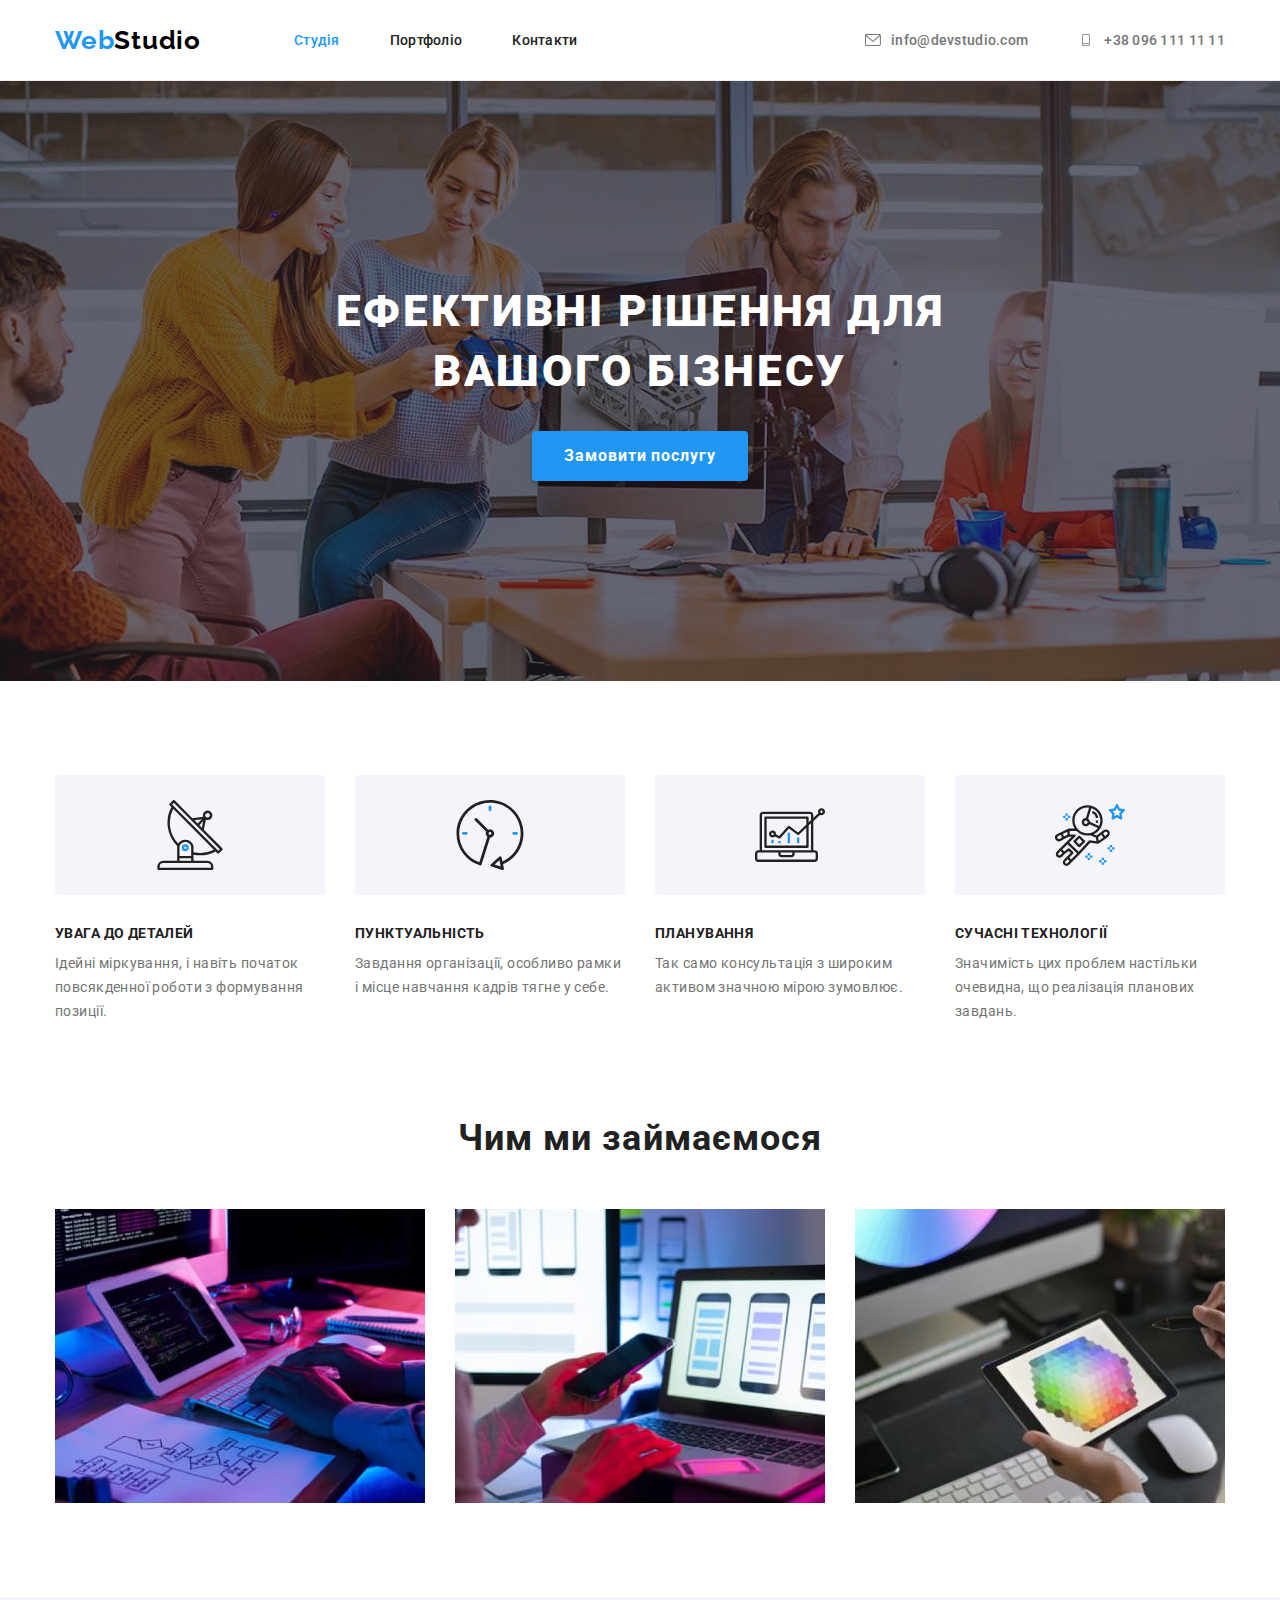
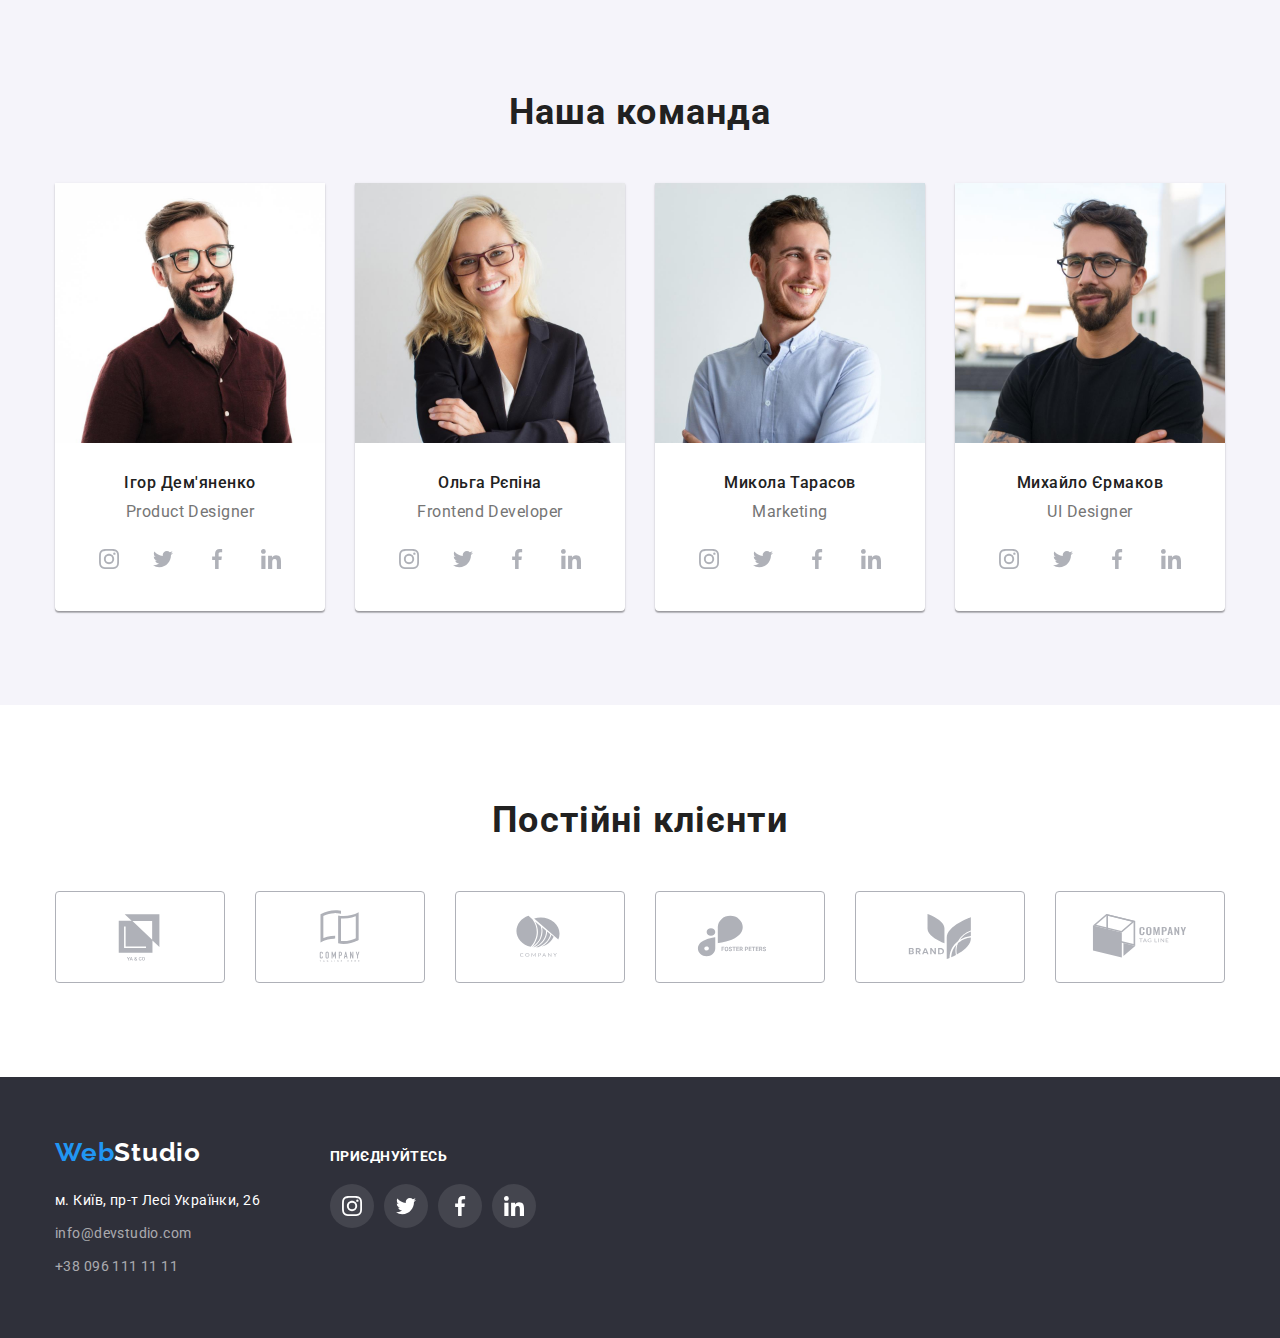
<file: index.html>
<!DOCTYPE html>
<html lang="uk">
  <head>
    <meta charset="UTF-8" />
    <meta http-equiv="X-UA-Compatible" content="IE=edge" />
    <meta name="viewport" content="width=device-width, initial-scale=1.0" />
    <title>WebStudio</title>
    <!-- Fonts -->
    <link rel="preconnect" href="https://fonts.googleapis.com" />
    <link rel="preconnect" href="https://fonts.gstatic.com" crossorigin />
    <link
      href="https://fonts.googleapis.com/css2?family=Raleway:wght@700&family=Roboto:wght@400;500;700;900&display=swap"
      rel="stylesheet"
    />

    <!-- Modern normalized -->

    <link rel="stylesheet" href="./css/modern-normalized.css" />

    <!-- Custom styles -->
    <link rel="stylesheet" href="./css/styles.css" />
  </head>

  <body class="page">
    <header class="header">
      <div class="container header-container">
        <a class="logo" href="./index.html" lang="en"><span class="accent">Web</span>Studio</a>
        <nav class="nav">
          <ul class="list header-nav-list">
            <li class="list-item">
              <a class="header-nav-link link active" href="./index.html">Студія</a>
            </li>
            <li>
              <a class="header-nav-link link" href="./portfolio.html">Портфоліо</a>
            </li>
            <li>
              <a class="header-nav-link link" href="">Контакти</a>
            </li>
          </ul>
        </nav>

        <div class="header-contacts">
          <ul class="header-list-contacts list">
            <li class="list-item">
              <a class="header-nav-link link" href="mailto:info@devstudio.com" lang="en"
                ><svg class="icon-nav" width="16" height="12">
                  <use href="./images/icons.svg#envelope"></use>
                </svg>
                info@devstudio.com</a
              >
            </li>
            <li class="list-item">
              <a class="header-nav-link link" href="tel:+380961111111"
                ><svg class="icon-nav" width="16" height="12">
                  <use href="./images/icons.svg#smartphone"></use>
                </svg>
                +38 096 111 11 11</a
              >
            </li>
          </ul>
        </div>
      </div>
    </header>

    <maine>
      <!-- Шапка-->
      <section class="section-tittle">
        <div class="container hero-container">
          <h1 class="maine-tittle">Ефективні рішення для вашого бізнесу</h1>
          <button class="maine-btn" type="button">Замовити послугу</button>
        </div>
      </section>

      <!-- Особливості -->
      <section class="section-peculiarity section">
        <div class="container peculiarity-container">
          <h2 hidden>Опис особливостей</h2>
          <ul class="list-peculiarity list">
            <li>
              <div class="group-peculiarity">
                <svg class="peculiarity-icon" width="70" height="70">
                  <use href="./images/icons.svg#antenna"></use>
                </svg>
              </div>
              <h3 class="subtitle-peculiarity">УВАГА ДО ДЕТАЛЕЙ</h3>
              <p class="desc-peculiarity"
                >Ідейні міркування, і навіть початок повсякденної роботи з формування позиції.</p
              >
            </li>
            <li>
              <div class="group-peculiarity">
                <svg class="peculiarity-icon" width="70" height="70">
                  <use href="./images/icons.svg#clock"></use>
                </svg>
              </div>
              <h3 class="subtitle-peculiarity">ПУНКТУАЛЬНІСТЬ</h3>
              <p class="desc-peculiarity"
                >Завдання організації, особливо рамки і місце навчання кадрів тягне у себе.</p
              >
            </li>
            <li>
              <div class="group-peculiarity">
                <svg class="peculiarity-icon" width="70" height="70">
                  <use href="./images/icons.svg#diagram"></use>
                </svg>
              </div>
              <h3 class="subtitle-peculiarity">ПЛАНУВАННЯ</h3>
              <p class="desc-peculiarity"
                >Так само консультація з широким активом значною мірою зумовлює.</p
              >
            </li>
            <li>
              <div class="group-peculiarity">
                <svg class="peculiarity-icon" width="70" height="70">
                  <use href="./images/icons.svg#astronaut"></use>
                </svg>
              </div>
              <h3 class="subtitle-peculiarity">СУЧАСНІ ТЕХНОЛОГІЇ</h3>
              <p class="desc-peculiarity"
                >Значимість цих проблем настільки очевидна, що реалізація планових завдань.</p
              >
            </li>
          </ul>
        </div>
      </section>

      <!-- Чим ми займаємося -->
      <section class="section-benefits section">
        <div class="container benefits-container">
          <h2 class="title-benefits">Чим ми займаємося</h2>
          <div class="benefits-group">
            <ul class="list-benefits list">
              <li class="item-benefits">
                <img
                  class="img-benefits img"
                  src="./images/web-studio/box-1.jpeg"
                  alt="фото роботи над версткою сайту"
                  width="370"
                  height="294"
                />
              </li>
              <li class="item-benefits">
                <img
                  class="img-benefits img"
                  src="./images/web-studio/box-2.jpeg"
                  alt="фото адаптації сторінки на мобільни пристрої"
                  width="370"
                  height="294"
                />
              </li>
              <li class="item-benefits">
                <img
                  class="img-benefits img"
                  src="./images/web-studio/box-3.jpeg"
                  alt="фото оптимізації кольорів"
                  width="370"
                  height="294"
                />
              </li>
            </ul>
          </div>
        </div>
      </section>

      <!-- Наша команда -->
      <section class="section-team section">
        <div class="container team-container">
          <h2 class="title-team">Наша команда</h2>

          <ul class="list-team list">
            <li class="item-team">
              <img
                class="img-team img"
                src="./images/teams/img-1.jpeg"
                alt="фото менеджера команди"
                width="270"
                height="260"
              />
              <div class="team-wrap">
                <h3 class="subtitle-team">Ігор Дем'яненко</h3>
                <p class="desc-team" lang="en">Product Designer</p>
                <ul class="socials list">
                  <li class="socials-item">
                    <a
                      class="socials-link link"
                      href=""
                      target="blank"
                      rel="noopener noreferrer"
                      aria-label="instagram"
                    >
                      <svg class="social-icon" height="20" width="20">
                        <use href="./images/icons.svg#instagram"></use>
                      </svg>
                    </a>
                  </li>
                  <li class="socials-item">
                    <a
                      class="socials-link link"
                      href=""
                      target="blank"
                      rel="noopener noreferrer"
                      aria-label="twitter"
                    >
                      <svg class="social-icon" height="20" width="20">
                        <use href="./images/icons.svg#twitter"></use>
                      </svg>
                    </a>
                  </li>
                  <li class="socials-item">
                    <a
                      class="socials-link link"
                      href=""
                      target="blank"
                      rel="noopener noreferrer"
                      aria-label="linkedin"
                    >
                      <svg class="social-icon" height="20" width="20">
                        <use href="./images/icons.svg#facebook"></use>
                      </svg>
                    </a>
                  </li>
                  <li class="socials-item">
                    <a
                      class="socials-link link"
                      href=""
                      target="blank"
                      rel="noopener noreferrer"
                      aria-label="facebook"
                    >
                      <svg class="social-icon" height="20" width="20">
                        <use href="./images/icons.svg#linkedin"></use>
                      </svg>
                    </a>
                  </li>
                </ul>
              </div>
            </li>
            <li class="item-team">
              <img
                class="img-team img"
                src="./images/teams/img-2.jpeg"
                alt="фото менеджера команди"
                width="270"
                height="260"
              />
              <div class="team-wrap">
                <h3 class="subtitle-team">Ольга Рєпіна</h3>
                <p class="desc-team" lang="en">Frontend Developer</p>
                <ul class="socials list">
                  <li class="socials-item">
                    <a
                      class="socials-link link"
                      href=""
                      target="blank"
                      rel="noopener noreferrer"
                      aria-label="instagram"
                    >
                      <svg class="social-icon" height="20" width="20">
                        <use href="./images/icons.svg#instagram"></use>
                      </svg>
                    </a>
                  </li>
                  <li class="socials-item">
                    <a
                      class="socials-link link"
                      href=""
                      target="blank"
                      rel="noopener noreferrer"
                      aria-label="twitter"
                    >
                      <svg class="social-icon" height="20" width="20">
                        <use href="./images/icons.svg#twitter"></use>
                      </svg>
                    </a>
                  </li>
                  <li class="socials-item">
                    <a
                      class="socials-link link"
                      href=""
                      target="blank"
                      rel="noopener noreferrer"
                      aria-label="linkedin"
                    >
                      <svg class="social-icon" height="20" width="20">
                        <use href="./images/icons.svg#facebook"></use>
                      </svg>
                    </a>
                  </li>
                  <li class="socials-item">
                    <a
                      class="socials-link link"
                      href=""
                      target="blank"
                      rel="noopener noreferrer"
                      aria-label="facebook"
                    >
                      <svg class="social-icon" height="20" width="20">
                        <use href="./images/icons.svg#linkedin"></use>
                      </svg>
                    </a>
                  </li>
                </ul>
              </div>
            </li>
            <li class="item-team">
              <img
                class="img-team img"
                src="./images/teams/img-3.jpeg"
                alt="фото менеджера команди"
                width="270"
                height="260"
              />
              <div class="team-wrap">
                <h3 class="subtitle-team">Микола Тарасов</h3>
                <p class="desc-team" lang="en">Marketing</p>
                <ul class="socials list">
                  <li class="socials-item">
                    <a
                      class="socials-link link"
                      href=""
                      target="blank"
                      rel="noopener noreferrer"
                      aria-label="instagram"
                    >
                      <svg class="social-icon" height="20" width="20">
                        <use href="./images/icons.svg#instagram"></use>
                      </svg>
                    </a>
                  </li>
                  <li class="socials-item">
                    <a
                      class="socials-link link"
                      href=""
                      target="blank"
                      rel="noopener noreferrer"
                      aria-label="twitter"
                    >
                      <svg class="social-icon" height="20" width="20">
                        <use href="./images/icons.svg#twitter"></use>
                      </svg>
                    </a>
                  </li>
                  <li class="socials-item">
                    <a
                      class="socials-link link"
                      href=""
                      target="blank"
                      rel="noopener noreferrer"
                      aria-label="linkedin"
                    >
                      <svg class="social-icon" height="20" width="20">
                        <use href="./images/icons.svg#facebook"></use>
                      </svg>
                    </a>
                  </li>
                  <li class="socials-item">
                    <a
                      class="socials-link link"
                      href=""
                      target="blank"
                      rel="noopener noreferrer"
                      aria-label="facebook"
                    >
                      <svg class="social-icon" height="20" width="20">
                        <use href="./images/icons.svg#linkedin"></use>
                      </svg>
                    </a>
                  </li>
                </ul>
              </div>
            </li>
            <li class="item-team">
              <img
                class="img-team img"
                src="./images/teams/img-4.jpeg"
                alt="фото менеджера команди"
                width="270"
                height="260"
              />
              <div class="team-wrap">
                <h3 class="subtitle-team">Михайло Єрмаков</h3>
                <p class="desc-team" lang="en">UI Designer</p>
                <ul class="socials list">
                  <li class="socials-item">
                    <a
                      class="socials-link link"
                      href=""
                      target="blank"
                      rel="noopener noreferrer"
                      aria-label="instagram"
                    >
                      <svg class="social-icon" height="20" width="20">
                        <use href="./images/icons.svg#instagram"></use>
                      </svg>
                    </a>
                  </li>
                  <li class="socials-item">
                    <a
                      class="socials-link link"
                      href=""
                      target="blank"
                      rel="noopener noreferrer"
                      aria-label="twitter"
                    >
                      <svg class="social-icon" height="20" width="20">
                        <use href="./images/icons.svg#twitter"></use>
                      </svg>
                    </a>
                  </li>
                  <li class="socials-item">
                    <a
                      class="socials-link link"
                      href=""
                      target="blank"
                      rel="noopener noreferrer"
                      aria-label="linkedin"
                    >
                      <svg class="social-icon" height="20" width="20">
                        <use href="./images/icons.svg#facebook"></use>
                      </svg>
                    </a>
                  </li>
                  <li class="socials-item">
                    <a
                      class="socials-link link"
                      href=""
                      target="blank"
                      rel="noopener noreferrer"
                      aria-label="facebook"
                    >
                      <svg class="social-icon" height="20" width="20">
                        <use href="./images/icons.svg#linkedin"></use>
                      </svg>
                    </a>
                  </li>
                </ul>
              </div>
            </li>
          </ul>
        </div>
      </section>

      <!--Постійні Клієнти-->
      <section class="clients">
        <div class="container">
          <h2 class="section-title">Постійні клієнти</h2>
          <ul class="client-list list">
            <li class="clients-item">
              <a href="#" class="link clients-link">
                <svg class="clients-icon" width="106" height="60">
                  <use href="./images/icons.svg#logo"></use>
                </svg> </a
            ></li>
            <li class="clients-item">
              <a href="#" class="link clients-link">
                <svg class="clients-icon" width="106" height="60">
                  <use href="./images/icons.svg#logo-1"></use>
                </svg>
              </a>
            </li>
            <li class="clients-item">
              <a href="#" class="link clients-link">
                <svg class="clients-icon" width="106" height="60">
                  <use href="./images/icons.svg#logo-2"></use></svg></a
            ></li>
            <li class="clients-item">
              <a href="#" class="link clients-link">
                <svg class="clients-icon" width="106" height="60">
                  <use href="./images/icons.svg#logo-3"></use></svg></a
            ></li>
            <li class="clients-item">
              <a href="#" class="link clients-link">
                <svg class="clients-icon" width="106" height="60">
                  <use href="./images/icons.svg#logo-4"></use></svg></a
            ></li>
            <li class="clients-item">
              <a href="#" class="link clients-link">
                <svg class="clients-icon" width="106" height="60">
                  <use href="./images/icons.svg#logo-5"></use></svg></a
            ></li>
          </ul>
        </div>
      </section>
    </maine>

    <footer class="footer">
      <div class="container footer-container">
        <div class="group-footer">
          <a class="logo-footer" href="./index.html" lang="en">
            <span class="accent">Web</span>Studio</a
          >
          <address class="contacts-adress">
            <ul class="list">
              <li class="list-item-contacts">
                <a
                  class="link address"
                  href="https://goo.gl/maps/JGpB8rqsACKzJYv68"
                  target="_blank"
                  rel="noopener noreferrer"
                  >м. Київ, пр-т Лесі Українки, 26</a
                >
              </li>
              <li class="list-item-contacts">
                <a class="footer-contacts link" href="mailto:info@devstudio.com" lang="en"
                  >info@devstudio.com</a
                >
              </li>
              <li class="list-item-contacts">
                <a class="footer-contacts link" href="tel:+380961111111">+38 096 111 11 11</a>
              </li>
            </ul>
          </address>
        </div>

        <div class="social-links">
          <p class="footer-title">приєднуйтесь</p>
          <ul class="footer-socials list">
            <li class="item"
              ><a
                class="link footer-socials-link"
                href="#"
                target="_blank"
                rel="noreferrer noopener"
                ><svg class="footer-socials-icon" width="20" height="20">
                  <use href="./images/icons.svg#instagram"></use></svg></a
            ></li>
            <li class="item"
              ><a
                class="link footer-socials-link"
                href="#"
                target="_blank"
                rel="noreferrer noopener"
                ><svg class="footer-socials-icon" width="20" height="20">
                  <use href="./images/icons.svg#twitter"></use></svg></a
            ></li>
            <li class="item"
              ><a
                class="link footer-socials-link"
                href="#"
                target="_blank"
                rel="noreferrer noopener"
                ><svg class="footer-socials-icon" width="20" height="20">
                  <use href="./images/icons.svg#facebook"></use></svg></a
            ></li>
            <li class="item"
              ><a
                class="link footer-socials-link"
                href="#"
                target="_blank"
                rel="noreferrer noopener"
              >
                <svg class="footer-socials-icon" width="20" height="20">
                  <use href="./images/icons.svg#linkedin"></use>
                </svg>
              </a>
            </li>
          </ul>
        </div>
      </div>
    </footer>
  </body>
</html>
</file>
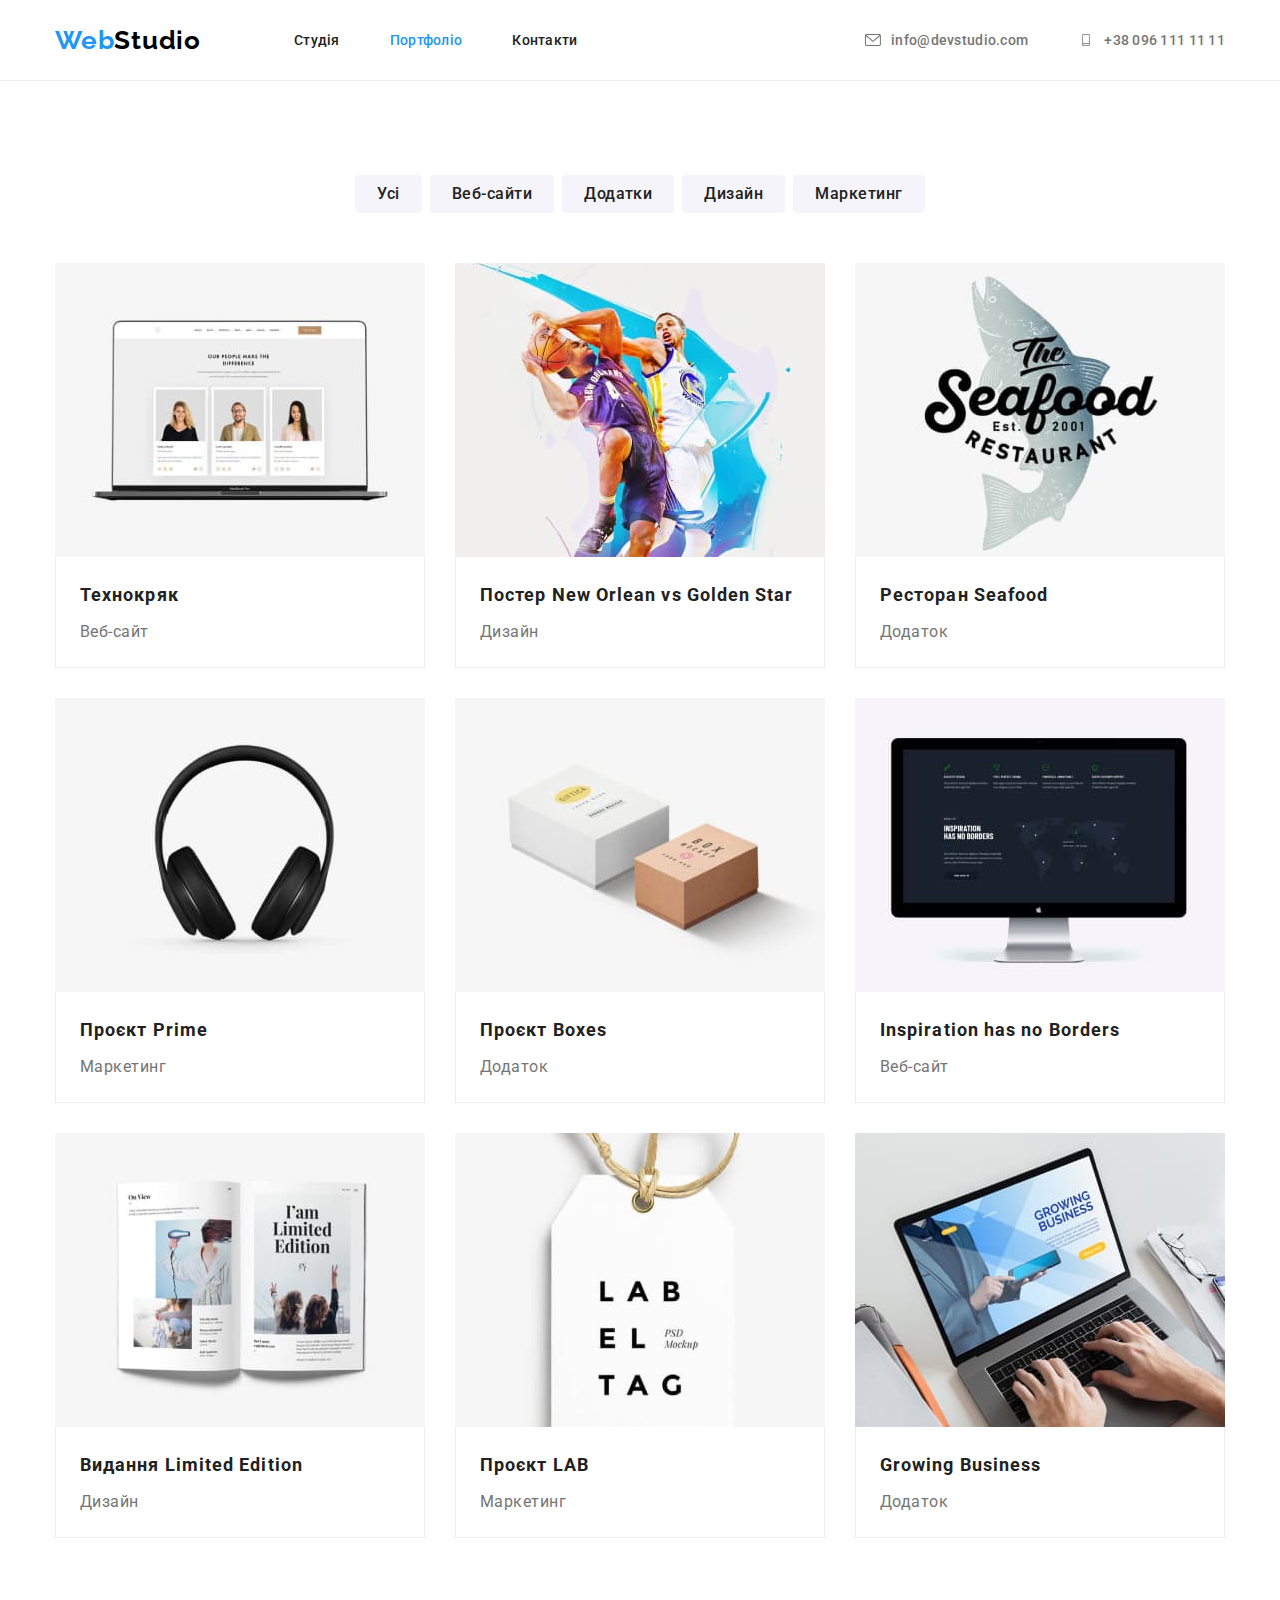
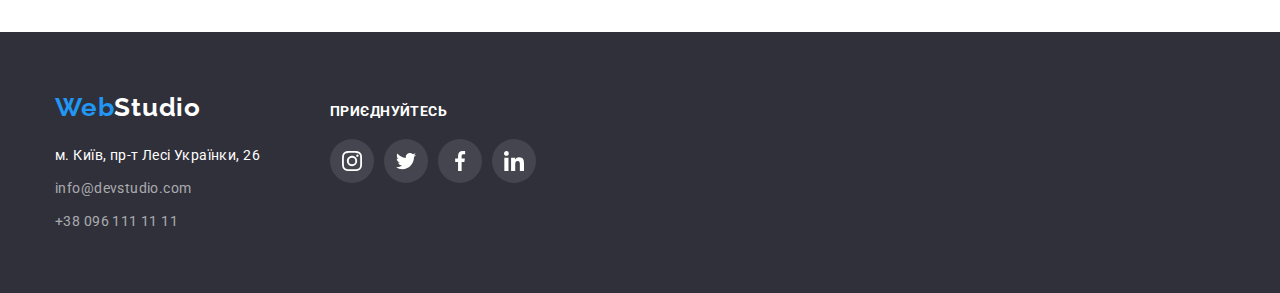
<file: portfolio.html>
<!DOCTYPE html>
<html lang="uk">
  <head>
    <meta charset="UTF-8" />
    <meta http-equiv="X-UA-Compatible" content="IE=edge" />
    <meta name="viewport" content="width=device-width, initial-scale=1.0" />
    <title>WebStudio</title>
    <!-- Fonts -->
    <link rel="preconnect" href="https://fonts.googleapis.com" />
    <link rel="preconnect" href="https://fonts.gstatic.com" crossorigin />
    <link
      href="https://fonts.googleapis.com/css2?family=Raleway:wght@700&family=Roboto:wght@400;500;700;900&display=swap"
      rel="stylesheet"
    />

    <!-- Modern normalized -->

    <link rel="stylesheet" href="./css/modern-normalized.css" />

    <!-- Custom styles -->
    <link rel="stylesheet" href="./css/styles.css" />
  </head>

  <body class="page">
    <header class="header">
      <div class="container header-container">
        <a class="logo" href="./index.html" lang="en"><span class="accent">Web</span>Studio</a>
        <nav class="nav">
          <ul class="list header-nav-list">
            <li class="list-item">
              <a class="header-nav-link link" href="./index.html">Студія</a>
            </li>
            <li>
              <a class="header-nav-link link active" href="./portfolio.html">Портфоліо</a>
            </li>
            <li>
              <a class="header-nav-link link" href="">Контакти</a>
            </li>
          </ul>
        </nav>

        <div class="header-contacts">
          <ul class="header-list-contacts list">
            <li class="list-item">
              <a class="header-nav-link link" href="mailto:info@devstudio.com" lang="en"
                ><svg class="icon-nav" width="16" height="12">
                  <use href="./images/icons.svg#envelope"></use>
                </svg>
                info@devstudio.com</a
              >
            </li>
            <li class="list-item">
              <a class="header-nav-link link" href="tel:+380961111111"
                ><svg class="icon-nav" width="16" height="12">
                  <use href="./images/icons.svg#smartphone"></use>
                </svg>
                +38 096 111 11 11</a
              >
            </li>
          </ul>
        </div>
      </div>
    </header>

    <maine>
      <section class="section-portfolio section">
        <div class="container portfolio">
          <h1 hidden>Портфоліо</h1>

          <div class="btn-portfolio">
            <ul class="list-btn list">
              <li class="btn-list-item">
                <button class="portfolio-btn btn" type="button">Усі</button>
              </li>
              <li class="btn-list-item">
                <button class="portfolio-btn btn" type="button">Веб-сайти</button>
              </li>
              <li class="btn-list-item">
                <button class="portfolio-btn btn" type="button">Додатки</button>
              </li>
              <li class="btn-list-item">
                <button class="portfolio-btn btn" type="button">Дизайн</button>
              </li>
              <li class="btn-list-item">
                <button class="portfolio-btn btn" type="button">Маркетинг</button>
              </li>
            </ul>
          </div>

          <div class="portfolio-cards">
            <ul class="cards-list-portfolio list">
              <li class="cards-item-portfolio">
                <a class="cards-link-portfolio link" href="#">
                  <img
                    class="img-portfolio img"
                    src="./images/portfolio/img-1.jpeg"
                    alt="Картинка вебсайт"
                    width="370"
                    height="294"
                  />
                  <div class="group-bottom-cards"
                    ><h2 class="subtitle-portfolio">Технокряк</h2>
                    <p class="desc-portfolio">Веб-сайт</p>
                  </div>
                </a>
              </li>

              <li class="cards-item-portfolio">
                <a href="#" class="cards-link-portfolio link">
                  <img
                    class="img-portfolio img"
                    src="./images/portfolio/img-2.jpeg"
                    alt="зображення дизайну"
                    width="370"
                    height="294"
                  />
                  <div class="group-bottom-cards">
                    <h2 class="subtitle-portfolio"
                      >Постер <span lang="en">New Orlean vs Golden Star</span></h2
                    >
                    <p class="desc-portfolio">Дизайн</p>
                  </div>
                </a>
              </li>

              <li class="cards-item-portfolio">
                <a href="#" class="cards-link-portfolio link">
                  <img
                    class="img-portfolio img"
                    src="./images/portfolio/img-3.jpeg"
                    alt="логотип ресторану"
                    width="370"
                    height="294"
                  />
                  <div class="group-bottom-cards"
                    ><h2 class="subtitle-portfolio">Ресторан <span lang="en">Seafood</span> </h2>
                    <p class="desc-portfolio">Додаток</p>
                  </div>
                </a>
              </li>

              <li class="cards-item-portfolio">
                <a href="#" class="cards-link-portfolio link">
                  <img
                    class="img-portfolio img"
                    src="./images/portfolio/img-4.jpeg"
                    alt="Навушники"
                    width="370"
                    height="294"
                  />
                  <div class="group-bottom-cards"
                    ><h2 class="subtitle-portfolio">Проєкт <span lang="en">Prime</span> </h2>
                    <p class="desc-portfolio">Маркетинг</p>
                  </div>
                </a>
              </li>

              <li class="cards-item-portfolio">
                <a href="#" class="cards-link-portfolio link">
                  <img
                    class="img-portfolio img"
                    src="./images/portfolio/img-5.jpeg"
                    alt="коробки"
                    width="370"
                    height="294"
                  />
                  <div class="group-bottom-cards"
                    ><h2 class="subtitle-portfolio">Проєкт <span lang="en">Boxes</span> </h2>
                    <p class="desc-portfolio">Додаток</p>
                  </div>
                </a>
              </li>

              <li class="cards-item-portfolio">
                <a href="#" class="cards-link-portfolio link">
                  <img
                    class="img-portfolio img"
                    src="./images/portfolio/img-6.jpeg"
                    alt="монітор"
                    width="370"
                    height="294"
                  />
                  <div class="group-bottom-cards">
                    <h2 class="subtitle-portfolio" lang="en">Inspiration has no Borders</h2>
                    <p class="desc-portfolio">Веб-сайт</p>
                  </div>
                </a>
              </li>

              <li class="cards-item-portfolio">
                <a href="#" class="cards-link-portfolio link">
                  <img
                    class="img-portfolio img"
                    src="./images/portfolio/img-7.jpeg"
                    alt="журнал"
                    width="370"
                    height="294"
                  />
                  <div class="group-bottom-cards">
                    <h2 class="subtitle-portfolio"
                      >Видання <span lang="en">Limited Edition</span>
                    </h2>
                    <p class="desc-portfolio">Дизайн</p>
                  </div>
                </a>
              </li>

              <li class="cards-item-portfolio">
                <a href="#" class="cards-link-portfolio link">
                  <img
                    class="img-portfolio img"
                    src="./images/portfolio/img-8.jpeg"
                    alt="лейба"
                    width="370"
                    height="294"
                  />
                  <div class="group-bottom-cards"
                    ><h2 class="subtitle-portfolio">Проєкт <span lang="en">LAB</span></h2>
                    <p class="desc-portfolio">Маркетинг</p>
                  </div>
                </a>
              </li>

              <li class="cards-item-portfolio">
                <a href="#" class="cards-link-portfolio link">
                  <img
                    class="img-portfolio img"
                    src="./images/portfolio/img-9.jpeg"
                    alt="ноутбук"
                    width="370"
                    height="294"
                  />
                  <div class="group-bottom-cards">
                    <h2 class="subtitle-portfolio" lang="en">Growing Business </h2>
                    <p class="desc-portfolio">Додаток</p>
                  </div>
                </a>
              </li>
            </ul>
          </div>
        </div>
      </section>
    </maine>
    <footer class="footer">
      <div class="container footer-container">
        <div class="group-footer">
          <a class="logo-footer" href="./index.html" lang="en">
            <span class="accent">Web</span>Studio</a
          >
          <address class="contacts-adress">
            <ul class="list">
              <li class="list-item-contacts">
                <a
                  class="link address"
                  href="https://goo.gl/maps/JGpB8rqsACKzJYv68"
                  target="_blank"
                  rel="noopener noreferrer"
                  >м. Київ, пр-т Лесі Українки, 26</a
                >
              </li>
              <li class="list-item-contacts">
                <a class="footer-contacts link" href="mailto:info@devstudio.com" lang="en"
                  >info@devstudio.com</a
                >
              </li>
              <li class="list-item-contacts">
                <a class="footer-contacts link" href="tel:+380961111111">+38 096 111 11 11</a>
              </li>
            </ul>
          </address>
        </div>

        <div class="social-links">
          <p class="footer-title">приєднуйтесь</p>
          <ul class="footer-socials list">
            <li class="item"
              ><a
                class="link footer-socials-link"
                href="#"
                target="_blank"
                rel="noreferrer noopener"
                ><svg class="footer-socials-icon" width="20" height="20">
                  <use href="./images/icons.svg#instagram"></use></svg></a
            ></li>
            <li class="item"
              ><a
                class="link footer-socials-link"
                href="#"
                target="_blank"
                rel="noreferrer noopener"
                ><svg class="footer-socials-icon" width="20" height="20">
                  <use href="./images/icons.svg#twitter"></use></svg></a
            ></li>
            <li class="item"
              ><a
                class="link footer-socials-link"
                href="#"
                target="_blank"
                rel="noreferrer noopener"
                ><svg class="footer-socials-icon" width="20" height="20">
                  <use href="./images/icons.svg#facebook"></use></svg></a
            ></li>
            <li class="item"
              ><a
                class="link footer-socials-link"
                href="#"
                target="_blank"
                rel="noreferrer noopener"
              >
                <svg class="footer-socials-icon" width="20" height="20">
                  <use href="./images/icons.svg#linkedin"></use>
                </svg>
              </a>
            </li>
          </ul>
        </div>
      </div>
    </footer>
  </body>
</html>
</file>
<file: css/styles.css>
:root {
  /* Fonts */
  --maine-font: 'Roboto', sans-serif;
  --secondary-font: 'Raleway', sans-serif;
  /* Text colors */
  --maine-txt-cl: #212121;
  --gray-txt-cl: #757575;
  --light-txt-cl: #ffffff;
  --accent-txt-cl: #2196f3;
  --gray-txt-cl-60: rgba(255, 255, 255, 0.6);

  /* Background colors */
  --accent-bgd-cl: #2196f3;
  --black-bgd-cl: #2f303a;
  --gray-bgd-cl: #f5f4fa;
  --gray-bgd-btn-cl: #f5f4fa;
  --gray-bgd-icon-cl: #afb1b8;
  --gray-bgd-icon-footer-cl: linear-gradient(0deg, rgba(0, 0, 0, 0.2), rgba(0, 0, 0, 0.2)),
    rgba(255, 255, 255, 0.1);

  /* Others */

  --grey-border-cl: #ececec;
  --light-border-cl: #eeeeee;
}

/* Reset */
h1,
h2,
h3,
h4,
h5,
h6,
p {
  margin: 0;
}

.list {
  list-style: none;
  padding-left: 0;
  margin: 0;
}

.link {
  text-decoration: none;
  color: currentColor;
}

/* Base styles */

.page {
  font-family: var(--maine-font);
  color: var(--maine-txt-cl);
}

.container {
  width: 1200px;
  padding-left: 15px;
  padding-right: 15px;
  margin-left: auto;
  margin-right: auto;

  /* outline: 2px solid red;
  outline-offset: -2px; */
}

.section {
  padding-top: 94px;
  padding-bottom: 94px;
}

.img {
  display: block;
  max-width: 100%;
  height: auto;
}

/* Header */

.header {
  background-color: #ffffff;

  border-bottom: 1px solid var(--grey-border-cl);
}

.header-container {
  display: flex;
  align-items: center;
}

.logo {
  font-weight: 700;
  font-size: 26px;
  line-height: calc(31 / 26);
  letter-spacing: 0.03em;
  font-family: var(--secondary-font);
  margin-right: 93px;

  color: #000000;
  text-decoration: none;
}

.accent {
  color: var(--accent-txt-cl);
}

.header-nav-link {
  display: flex;
  align-items: center;
  font-weight: 500;
  font-size: 14px;
  line-height: calc(16 / 14);
  letter-spacing: 0.02em;
  cursor: pointer;
  padding-bottom: 32px;
  padding-top: 32px;
}

.active {
  color: var(--accent-txt-cl);
}

.header-nav-link:hover,
.header-nav-link:focus {
  color: var(--accent-txt-cl);
}

.header-list-contacts {
  color: var(--gray-txt-cl);
}

.header-nav-list {
  display: flex;
  align-items: center;
  gap: 50px;
}

.header-contacts {
  display: flex;
  align-items: center;
  margin-left: auto;
}

.header-list-contacts {
  display: flex;
  align-items: center;
  gap: 50px;
}

.icon-nav {
  margin-right: 10px;
  fill: var(--gray-txt-cl);
}

.header-nav-link:hover .icon-nav,
.header-nav-link:focus .icon-nav {
  fill: var(--accent-bgd-cl);
}

/* Шапка */
.section-tittle {
  max-width: 1600px;
  margin-left: auto;
  margin-right: auto;
  background-image: url(../images/hero/overlay.png), url(../images/hero/hero-img.jpeg);
  background-position: center;
  background-repeat: no-repeat;
  background-size: cover;

  background-color: var(--black-bgd-cl);
  padding: 200px 0 200px;
}

.hero-container {
  align-items: center;
}

.maine-tittle {
  font-weight: 900;
  font-size: 44px;
  line-height: calc(60 / 44);
  text-align: center;
  letter-spacing: 0.06em;
  text-transform: uppercase;
  color: var(--light-txt-cl);
  width: 696px;

  margin-left: auto;
  margin-right: auto;
  margin-bottom: 30px;
}

.maine-btn {
  margin-left: auto;
  margin-right: auto;
  display: block;
  padding: 10px 32px;

  background-color: var(--accent-bgd-cl);
  color: var(--light-txt-cl);
  font-weight: 700;
  font-size: 16px;
  line-height: calc(30 / 16);
  letter-spacing: 0.06em;
  box-shadow: 0px 4px 4px rgba(0, 0, 0, 0.15);
  border-radius: 4px;
  border: none;
  font-family: inherit;
}
.maine-btn:hover,
.maine-btn:focus {
  cursor: pointer;
}

/* Особливості */

.peculiarity-container {
  display: flex;
  align-items: center;
}

.list-peculiarity {
  display: flex;
  gap: 30px;
}

.group-peculiarity {
  height: 120px;
  width: 270px;
  margin-bottom: 30px;
  background-color: var(--gray-bgd-cl);
  border-radius: 4px;
  display: flex;
  align-items: center;
  justify-content: center;
}

.subtitle-peculiarity {
  margin-bottom: 10px;

  font-size: 14px;
  line-height: calc(16 / 14);
  letter-spacing: 0.03em;
  text-transform: uppercase;
}

.desc-peculiarity {
  font-size: 14px;
  line-height: calc(24 / 14);
  letter-spacing: 0.03em;
  color: var(--gray-txt-cl);
}

/* Чим ми займаємось */

.section-benefits {
  padding-top: 0;
}

.title-benefits {
  font-size: 36px;
  line-height: calc(42 / 36);
  text-align: center;
  letter-spacing: 0.03em;
  margin-bottom: 50px;
}

.list-benefits {
  display: flex;
  gap: 30px;
}

/* Наша команда */

.section-team {
  background-color: var(--gray-bgd-cl);
}

.title-team {
  font-size: 36px;
  line-height: calc(42 / 36);
  text-align: center;
  letter-spacing: 0.03em;
  margin-bottom: 50px;
}

.list-team {
  display: flex;
  gap: 30px;
}

.item-team {
  min-width: 270px;

  background: #ffffff;
  box-shadow: 0px 1px 3px rgba(0, 0, 0, 0.12), 0px 1px 1px rgba(0, 0, 0, 0.14),
    0px 2px 1px rgba(0, 0, 0, 0.2);
  border-radius: 0px 0px 4px 4px;
}

/* .img-team {
  margin-bottom: 30px;
} */

.subtitle-team {
  font-weight: 500;
  font-size: 16px;
  line-height: calc(19 / 16);
  text-align: center;
  letter-spacing: 0.03em;
  margin-bottom: 10px;
}

.desc-team {
  font-size: 16px;
  line-height: calc(19 / 16);
  text-align: center;
  letter-spacing: 0.03em;
  color: var(--gray-txt-cl);
  margin-bottom: 16px;
}

/* socials */

.team-wrap {
  padding-bottom: 30px;
  padding-top: 30px;
}

.socials {
  display: flex;
  gap: 10px;
  justify-content: center;
}

.socials-link {
  display: flex;
  align-items: center;
  justify-content: center;
  width: 44px;
  height: 44px;
  border-radius: 50%;

  background-color: var(--light-txt-cl);
}

.social-icon {
  fill: var(--gray-bgd-icon-cl);
}

.socials-link:hover .social-icon,
.socials-link:focus .social-icon {
  fill: var(--light-txt-cl);
}

.socials-link:hover,
.socials-link:focus {
  background-color: var(--accent-bgd-cl);
}

/* Постійні клієнти */
.section-title {
  font-size: 36px;
  line-height: calc(42 / 36);
  text-align: center;
  letter-spacing: 0.03em;
  margin-bottom: 50px;
}
.clients {
  padding-top: 94px;
  padding-bottom: 94px;
}

.client-list {
  display: flex;
  justify-content: space-between;
  margin-top: 50px;
}

.clients-link {
  display: flex;
  width: 170px;
  height: 92px;
  border: 1px solid var(--gray-bgd-icon-cl);
  border-radius: 4px;
  justify-content: center;
  align-items: center;
}
.clients-icon {
  fill: var(--gray-bgd-icon-cl);
}

.clients-link:hover,
.clients-link:focus {
  border: 1px solid var(--accent-txt-cl);
}

.clients-link:hover .clients-icon,
.clients-link:focus .clients-icon {
  fill: var(--accent-txt-cl);
}

/* Портфоліо */

.list-btn {
  display: flex;
  justify-content: center;
  gap: 8px;
  margin-bottom: 50px;
}
.list-btn .btn {
  font-weight: 500;
  font-size: 16px;
  line-height: calc(26 / 16);
  letter-spacing: 0.03em;
  background-color: var(--gray-bgd-btn-cl);
  color: var(--maine-txt-cl);

  cursor: pointer;
  border: none;
  border-radius: 4px;
  padding: 6px 22px;
}

.list-btn .btn:focus,
.list-btn .btn:hover {
  color: var(--light-txt-cl);
  background-color: var(--accent-bgd-cl);
  box-shadow: 0px 3px 1px rgba(0, 0, 0, 0.1), 0px 1px 2px rgba(0, 0, 0, 0.08),
    0px 2px 2px rgba(0, 0, 0, 0.12);
}

.portfolio-cards {
  display: flex;
}
.cards-list-portfolio {
  display: flex;
  gap: 30px;
  flex-wrap: wrap;
}

.cards-item-portfolio {
  background: #ffffff;
  /* width: 370px; */
}

.cards-link-portfolio {
  display: block;
}

.cards-link-portfolio:hover,
.cards-link-portfolio:focus {
  box-shadow: 0px 1px 1px rgba(0, 0, 0, 0.12), 0px 4px 4px rgba(0, 0, 0, 0.06),
    1px 4px 6px rgba(0, 0, 0, 0.16);
}

.group-bottom-cards {
  padding-left: 24px;
  padding-top: 20px;
  padding-bottom: 20px;
  border: 1px solid var(--light-border-cl);
  border-top: transparent;
}

.subtitle-portfolio {
  font-size: 18px;
  line-height: calc(36 / 18);
  letter-spacing: 0.06em;
  color: var(--maine-txt-cl);

  margin-bottom: 4px;
}

.desc-portfolio {
  font-size: 16px;
  line-height: calc(30 / 16);
  letter-spacing: 0.03em;
  color: var(--gray-txt-cl);
}

/* Footer */

.footer {
  background-color: var(--black-bgd-cl);
  padding-top: 60px;
  padding-bottom: 60px;
}

.footer-container {
  display: flex;
  align-items: baseline;
}

.logo-footer {
  font-weight: 700;
  font-size: 26px;
  line-height: calc(31 / 26);
  letter-spacing: 0.03em;
  font-family: var(--secondary-font);
  color: var(--light-txt-cl);
  text-decoration: none;
  display: block;
  margin-bottom: 20px;
}

.contacts-adress {
  font-style: inherit;
  font-weight: 400;
  font-size: 14px;
  line-height: calc(24 / 14);
  letter-spacing: 0.03em;
}

.contacts-adress .link:hover,
.contacts-adress .link:focus {
  color: var(--accent-txt-cl);
}

.list-item-contacts:not(:last-child) {
  margin-bottom: 9px;
}

.address {
  color: var(--light-txt-cl);
  display: block;
}

.footer-contacts {
  color: var(--gray-txt-cl-60);
}

/* Socials */

.social-links {
  /* margin-top: 72px; */
  margin-left: 70px;
}

.footer-title {
  margin-bottom: 20px;
  font-weight: 700;
  font-size: 14px;
  line-height: calc(16 / 14);
  letter-spacing: 0.03em;
  text-transform: uppercase;
  color: var(--light-txt-cl);
}
.footer-socials {
  display: flex;
  gap: 10px;
}

.footer-socials-link {
  display: flex;
  width: 44px;
  height: 44px;
  align-items: center;
  justify-content: center;
  background-color: rgba(255, 255, 255, 0.1);
  border-radius: 50%;
}

.footer-socials-icon {
  fill: var(--light-txt-cl);
}

.footer-socials-link:hover,
.footer-socials-link:focus {
  background-color: var(--accent-bgd-cl);
}
</file>
<file: css/modern-normalized.css>
/**
 * Minified by jsDelivr using clean-css v4.2.3.
 * Original file: /npm/modern-normalize@1.1.0/modern-normalize.css
 *
 * Do NOT use SRI with dynamically generated files! More information: https://www.jsdelivr.com/using-sri-with-dynamic-files
 */
/*! modern-normalize v1.1.0 | MIT License | https://github.com/sindresorhus/modern-normalize */
*,
::after,
::before {
  box-sizing: border-box;
}
html {
  -moz-tab-size: 4;
  tab-size: 4;
}
html {
  line-height: 1.15;
  -webkit-text-size-adjust: 100%;
}
body {
  margin: 0;
}
body {
  font-family: system-ui, -apple-system, 'Segoe UI', Roboto, Helvetica, Arial, sans-serif,
    'Apple Color Emoji', 'Segoe UI Emoji';
}
hr {
  height: 0;
  color: inherit;
}
abbr[title] {
  text-decoration: underline dotted;
}
b,
strong {
  font-weight: bolder;
}
code,
kbd,
pre,
samp {
  font-family: ui-monospace, SFMono-Regular, Consolas, 'Liberation Mono', Menlo, monospace;
  font-size: 1em;
}
small {
  font-size: 80%;
}
sub,
sup {
  font-size: 75%;
  line-height: 0;
  position: relative;
  vertical-align: baseline;
}
sub {
  bottom: -0.25em;
}
sup {
  top: -0.5em;
}
table {
  text-indent: 0;
  border-color: inherit;
}
button,
input,
optgroup,
select,
textarea {
  font-family: inherit;
  font-size: 100%;
  line-height: 1.15;
  margin: 0;
}
button,
select {
  text-transform: none;
}
[type='button'],
[type='reset'],
[type='submit'],
button {
  -webkit-appearance: button;
}
::-moz-focus-inner {
  border-style: none;
  padding: 0;
}
:-moz-focusring {
  outline: 1px dotted ButtonText;
}
:-moz-ui-invalid {
  box-shadow: none;
}
legend {
  padding: 0;
}
progress {
  vertical-align: baseline;
}
::-webkit-inner-spin-button,
::-webkit-outer-spin-button {
  height: auto;
}
[type='search'] {
  -webkit-appearance: textfield;
  outline-offset: -2px;
}
::-webkit-search-decoration {
  -webkit-appearance: none;
}
::-webkit-file-upload-button {
  -webkit-appearance: button;
  font: inherit;
}
summary {
  display: list-item;
}
/*# sourceMappingURL=/sm/b8ae781793ee4eb86edef3f2a2ac43a5575d063ed8cd287d7553f9f1b2776616.map */
</file>
